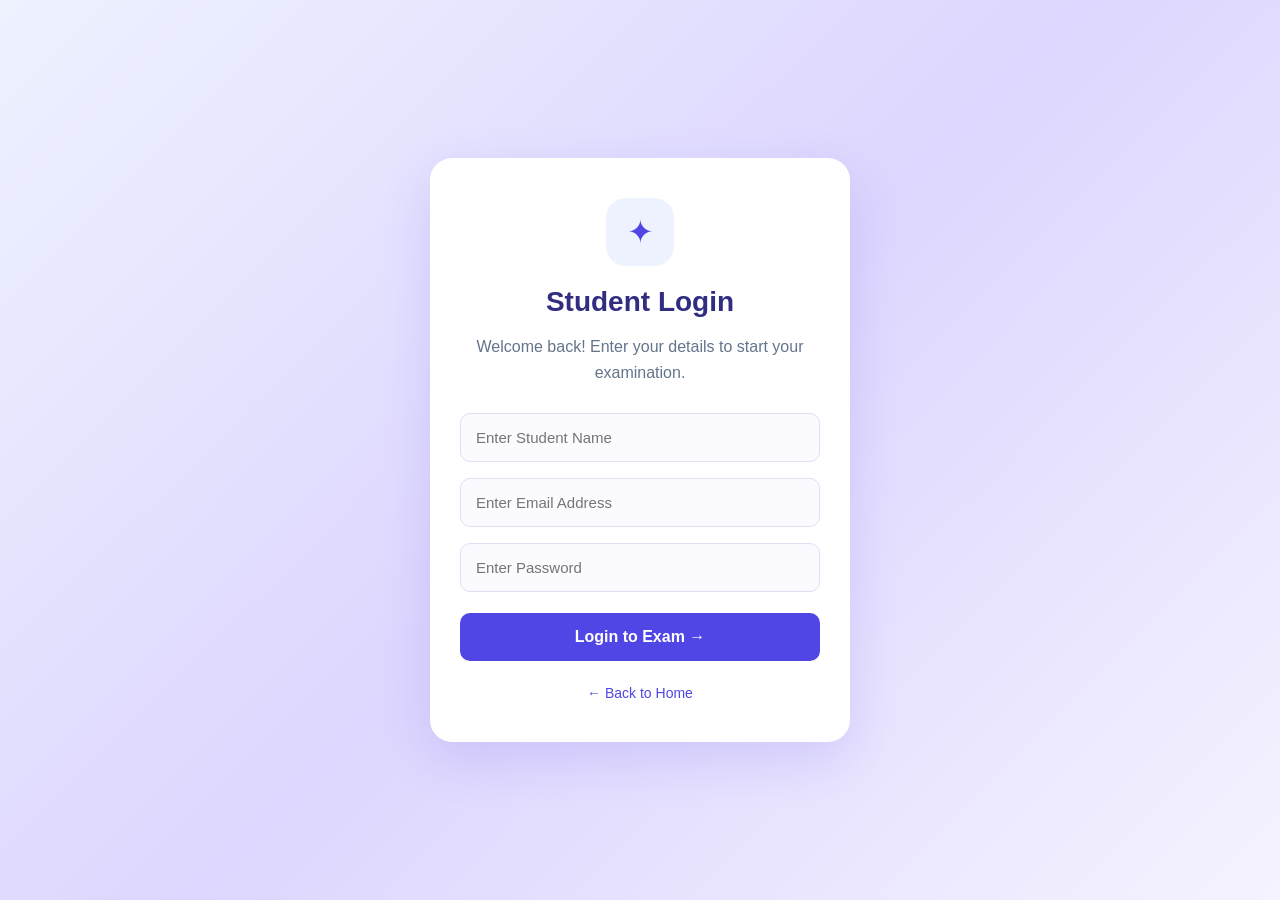
<file: index.html>
<!DOCTYPE html>
<html lang="en">
<head>
    <meta charset="UTF-8">
    <meta name="viewport" content="width=device-width, initial-scale=1.0">
    <title>Student Login | ExamPortal</title>

    <style>
        * {
            box-sizing: border-box;
        }

        body {
            margin: 0;
            min-height: 100vh;
            display: flex;
            align-items: center;
            justify-content: center;
            padding: 20px;
            font-family: Arial, sans-serif;
            background: linear-gradient(135deg, #eef2ff, #ddd6fe, #f5f3ff);
        }

        .container {
            background: white;
            width: 100%;
            max-width: 420px;
            padding: 40px 30px;
            border-radius: 22px;
            text-align: center;
            box-shadow: 0 18px 50px rgba(79, 70, 229, 0.15);
        }

        .logo {
            width: 68px;
            height: 68px;
            margin: 0 auto 20px;
            border-radius: 20px;
            display: flex;
            align-items: center;
            justify-content: center;
            background: #eef2ff;
            color: #4f46e5;
            font-size: 32px;
        }

        h1 {
            margin: 0 0 12px;
            color: #312e81;
            font-size: 28px;
        }

        p {
            color: #64748b;
            line-height: 1.6;
            margin-bottom: 28px;
        }

        form {
            display: flex;
            flex-direction: column;
            gap: 16px;
        }

        input {
            width: 100%;
            padding: 15px;
            border: 1px solid #dbe1f0;
            border-radius: 10px;
            font-size: 15px;
            outline: none;
            background: #fafaff;
        }

        input:focus {
            border-color: #6366f1;
            box-shadow: 0 0 0 3px #eef2ff;
        }

        button {
            width: 100%;
            border: none;
            border-radius: 10px;
            padding: 15px;
            margin-top: 5px;
            background: #4f46e5;
            color: white;
            font-size: 16px;
            font-weight: bold;
            cursor: pointer;
            transition: 0.2s;
        }

        button:hover {
            background: #3730a3;
        }

        .back-link {
            display: inline-block;
            margin-top: 24px;
            color: #4f46e5;
            text-decoration: none;
            font-size: 14px;
        }

        .back-link:hover {
            text-decoration: underline;
        }
    </style>
</head>

<body>
    <div class="container">
        <div class="logo">✦</div>

        <h1>Student Login</h1>
        <p>Welcome back! Enter your details to start your examination.</p>

        <form action="/login" method="POST">
            <input
                type="text"
                name="student_name"
                placeholder="Enter Student Name"
                required
            >

            <input
                type="email"
                name="email"
                placeholder="Enter Email Address"
                required
            >

            <input
                type="password"
                name="password"
                placeholder="Enter Password"
                required
            >

            <button type="submit">Login to Exam →</button>
        </form>

        <a href="/" class="back-link">← Back to Home</a>
    </div>
</body>
</html>
</file>
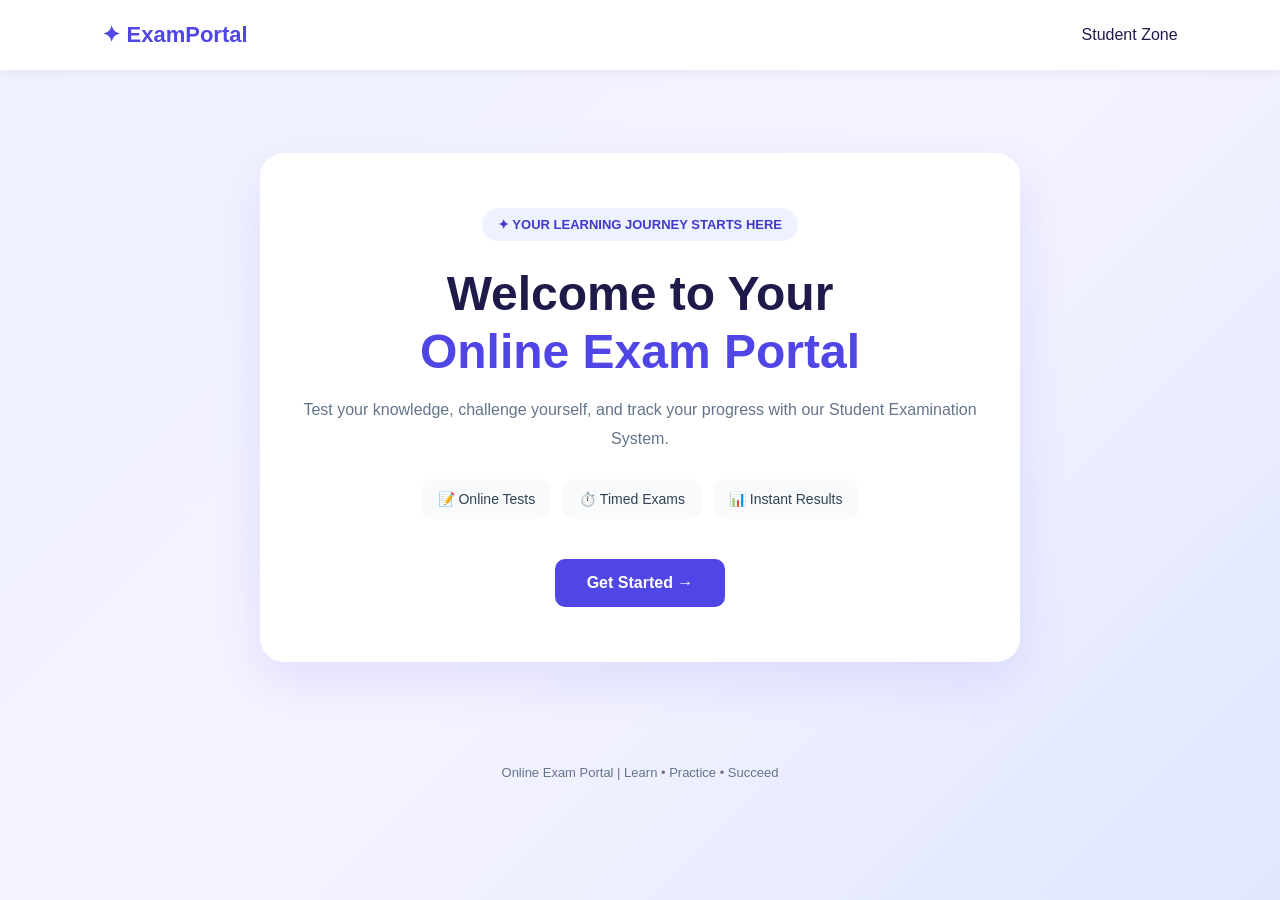
<file: home.html>
<!DOCTYPE html>
<html lang="en">
<head>
    <meta charset="UTF-8">
    <meta name="viewport" content="width=device-width, initial-scale=1.0">
    <title>Online Exam Portal</title>

    <style>
        * {
            box-sizing: border-box;
        }

        body {
            margin: 0;
            font-family: Arial, sans-serif;
            background: linear-gradient(135deg, #eef2ff, #f5f3ff, #e0e7ff);
            min-height: 100vh;
            color: #1e1b4b;
        }

        nav {
            display: flex;
            justify-content: space-between;
            align-items: center;
            padding: 22px 8%;
            background: white;
            box-shadow: 0 2px 12px rgba(0, 0, 0, 0.06);
        }

        .logo {
            font-size: 22px;
            font-weight: bold;
            color: #4f46e5;
        }

        .hero {
            min-height: 75vh;
            display: flex;
            align-items: center;
            justify-content: center;
            padding: 40px 20px;
        }

        .container {
            background: white;
            max-width: 760px;
            width: 100%;
            padding: 55px 30px;
            border-radius: 24px;
            text-align: center;
            box-shadow: 0 18px 50px rgba(79, 70, 229, 0.12);
        }

        .badge {
            display: inline-block;
            background: #eef2ff;
            color: #4338ca;
            padding: 9px 16px;
            border-radius: 30px;
            font-size: 13px;
            font-weight: bold;
        }

        h1 {
            font-size: clamp(32px, 6vw, 48px);
            line-height: 1.2;
            margin: 24px 0 16px;
        }

        h1 span {
            color: #4f46e5;
        }

        p {
            color: #64748b;
            font-size: 16px;
            line-height: 1.8;
        }

        .features {
            display: flex;
            justify-content: center;
            flex-wrap: wrap;
            gap: 12px;
            margin: 25px 0;
        }

        .feature {
            background: #f8fafc;
            padding: 12px 16px;
            border-radius: 10px;
            font-size: 14px;
            color: #334155;
        }

        .button {
            display: inline-block;
            background: #4f46e5;
            color: white;
            padding: 15px 32px;
            border-radius: 10px;
            text-decoration: none;
            font-weight: bold;
            margin-top: 15px;
            transition: 0.2s;
        }

        .button:hover {
            background: #3730a3;
            transform: translateY(-2px);
        }

        footer {
            text-align: center;
            padding: 20px;
            color: #64748b;
            font-size: 13px;
        }

        @media (max-width: 480px) {
            nav {
                padding: 18px 5%;
            }

            .container {
                padding: 40px 20px;
            }
        }
    </style>
</head>

<body>
    <nav>
        <div class="logo">✦ ExamPortal</div>
        <span>Student Zone</span>
    </nav>

    <main class="hero">
        <div class="container">
            <div class="badge">✦ YOUR LEARNING JOURNEY STARTS HERE</div>

            <h1>Welcome to Your<br>
                <span>Online Exam Portal</span>
            </h1>

            <p>
                Test your knowledge, challenge yourself, and track
                your progress with our Student Examination System.
            </p>

            <div class="features">
                <div class="feature">📝 Online Tests</div>
                <div class="feature">⏱️ Timed Exams</div>
                <div class="feature">📊 Instant Results</div>
            </div>

            <a href="/login-page" class="button">Get Started →</a>
        </div>
    </main>

    <footer>
        Online Exam Portal | Learn • Practice • Succeed
    </footer>
</body>
</html>
</file>
